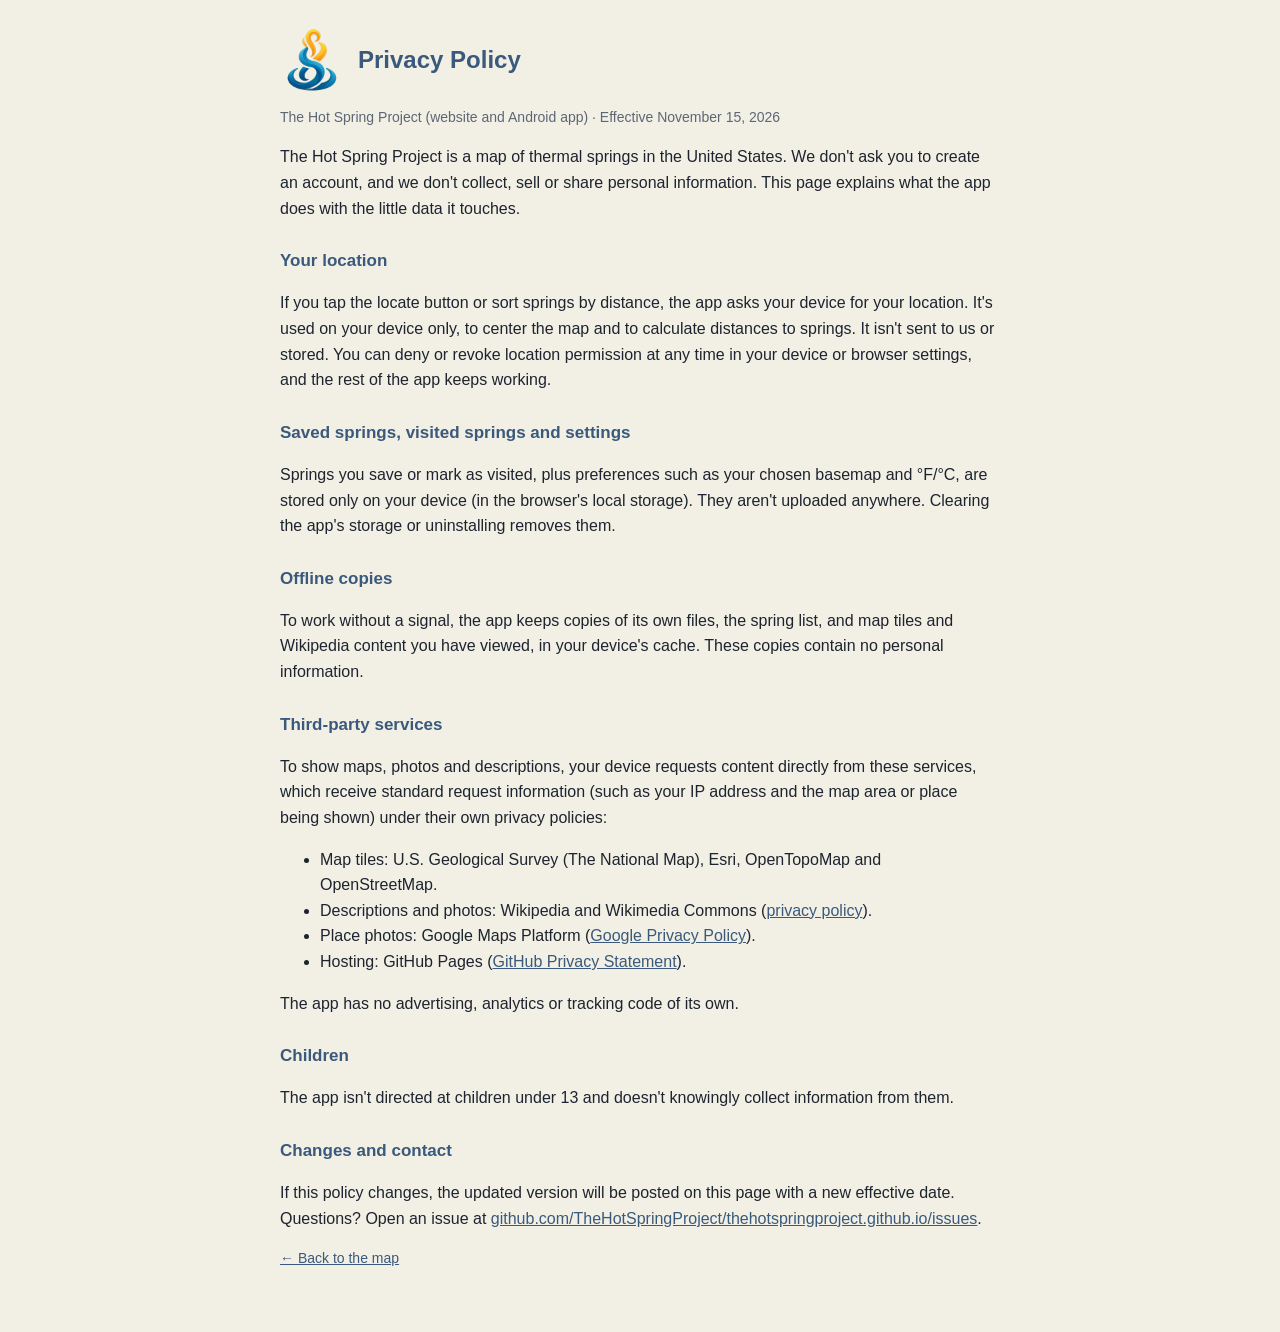
<file: privacy.html>
<!DOCTYPE html>
<html lang="en">
<head>
<meta charset="utf-8">
<meta name="viewport" content="width=device-width, initial-scale=1">
<title>Privacy Policy — The Hot Spring Project</title>
<link rel="icon" href="favicon.ico?v=5" sizes="16x16 32x32 48x48">
<link rel="icon" href="assets/fav-32.png?v=5" sizes="32x32" type="image/png">
<link rel="apple-touch-icon" sizes="180x180" href="assets/touch-180.png?v=5">
<style>
  body{margin:0;font:16px/1.6 -apple-system,BlinkMacSystemFont,"Segoe UI",Roboto,Helvetica,Arial,sans-serif;color:#1d2430;background:#f2f0e4}
  main{max-width:720px;margin:0 auto;padding:28px 20px 48px}
  header{display:flex;align-items:center;gap:14px;margin-bottom:8px}
  header img{width:64px;height:64px}
  h1{font-size:24px;color:#3a597c;margin:0}
  h2{font-size:17px;color:#3a597c;margin:26px 0 6px}
  a{color:#3a597c}
  .muted{color:#5d6675;font-size:14px}
</style>
</head>
<body>
<main>
  <header><img src="assets/logo-192.png?v=4" alt="The Hot Spring Project logo"><h1>Privacy Policy</h1></header>
  <p class="muted">The Hot Spring Project (website and Android app) · Effective November 15, 2026</p>

  <p>The Hot Spring Project is a map of thermal springs in the United States. We don't ask you to create an account, and we don't collect, sell or share personal information. This page explains what the app does with the little data it touches.</p>

  <h2>Your location</h2>
  <p>If you tap the locate button or sort springs by distance, the app asks your device for your location. It's used on your device only, to center the map and to calculate distances to springs. It isn't sent to us or stored. You can deny or revoke location permission at any time in your device or browser settings, and the rest of the app keeps working.</p>

  <h2>Saved springs, visited springs and settings</h2>
  <p>Springs you save or mark as visited, plus preferences such as your chosen basemap and °F/°C, are stored only on your device (in the browser's local storage). They aren't uploaded anywhere. Clearing the app's storage or uninstalling removes them.</p>

  <h2>Offline copies</h2>
  <p>To work without a signal, the app keeps copies of its own files, the spring list, and map tiles and Wikipedia content you have viewed, in your device's cache. These copies contain no personal information.</p>

  <h2>Third-party services</h2>
  <p>To show maps, photos and descriptions, your device requests content directly from these services, which receive standard request information (such as your IP address and the map area or place being shown) under their own privacy policies:</p>
  <ul>
    <li>Map tiles: U.S. Geological Survey (The National Map), Esri, OpenTopoMap and OpenStreetMap.</li>
    <li>Descriptions and photos: Wikipedia and Wikimedia Commons (<a href="https://foundation.wikimedia.org/wiki/Policy:Privacy_policy">privacy policy</a>).</li>
    <li>Place photos: Google Maps Platform (<a href="https://policies.google.com/privacy">Google Privacy Policy</a>).</li>
    <li>Hosting: GitHub Pages (<a href="https://docs.github.com/en/site-policy/privacy-policies/github-general-privacy-statement">GitHub Privacy Statement</a>).</li>
  </ul>
  <p>The app has no advertising, analytics or tracking code of its own.</p>

  <h2>Children</h2>
  <p>The app isn't directed at children under 13 and doesn't knowingly collect information from them.</p>

  <h2>Changes and contact</h2>
  <p>If this policy changes, the updated version will be posted on this page with a new effective date. Questions? Open an issue at <a href="https://github.com/TheHotSpringProject/thehotspringproject.github.io/issues">github.com/TheHotSpringProject/thehotspringproject.github.io/issues</a>.</p>

  <p class="muted"><a href="./">← Back to the map</a></p>
</main>
</body>
</html>
</file>
